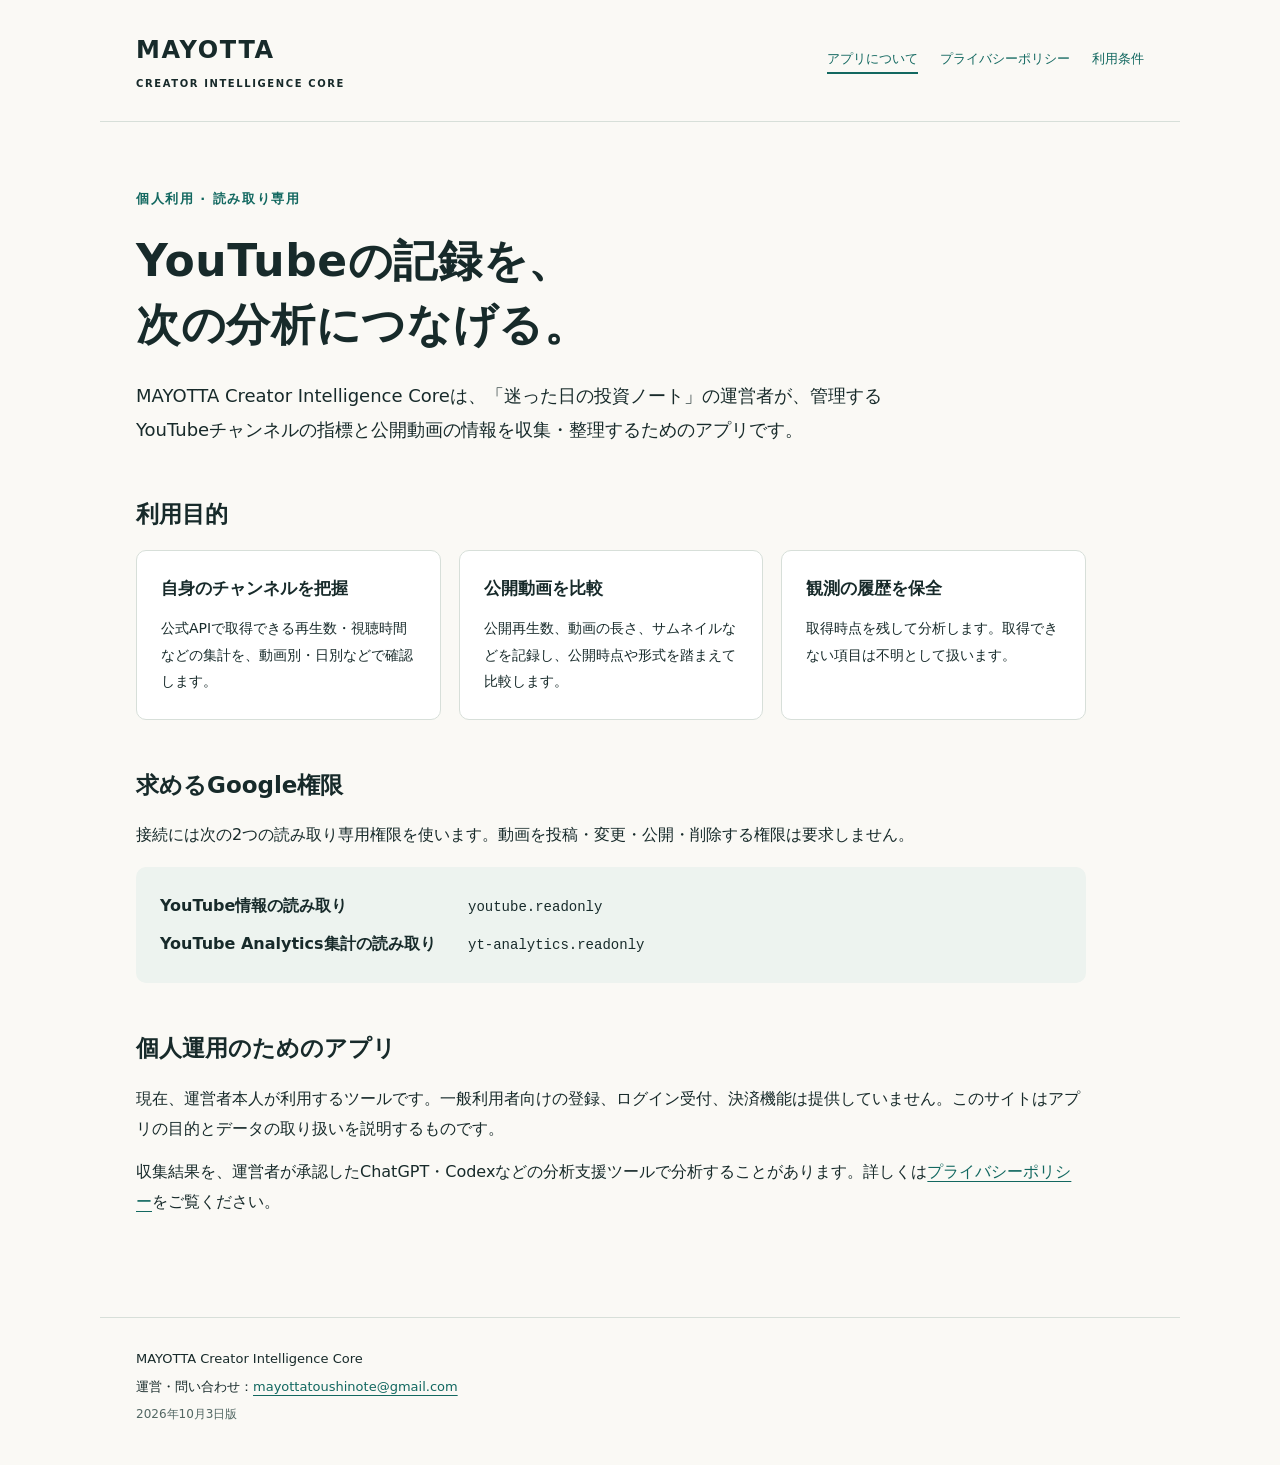
<file: index.html>
<!doctype html>
<html lang="ja"><head><meta charset="utf-8"><meta name="viewport" content="width=device-width,initial-scale=1">
<meta name="description" content="アプリについて — 個人利用の読み取り専用YouTube分析アプリ。">
<title>アプリについて | MAYOTTA Creator Intelligence Core</title><link rel="stylesheet" href="styles.css"></head>
<body><a class="skip" href="#main">本文へ</a><header><div class="brand">MAYOTTA<span>CREATOR INTELLIGENCE CORE</span></div><nav aria-label="ページ"><a href="index.html" aria-current="page">アプリについて</a><a href="privacy.html">プライバシーポリシー</a><a href="terms.html">利用条件</a></nav></header>
<main id="main"><section class="hero"><div class="eyebrow">個人利用 · 読み取り専用</div><h1>YouTubeの記録を、<br>次の分析につなげる。</h1><p class="lead">MAYOTTA Creator Intelligence Coreは、「迷った日の投資ノート」の運営者が、管理するYouTubeチャンネルの指標と公開動画の情報を収集・整理するためのアプリです。</p></section>
<section><h2>利用目的</h2><div class="cards"><article><h3>自身のチャンネルを把握</h3><p>公式APIで取得できる再生数・視聴時間などの集計を、動画別・日別などで確認します。</p></article><article><h3>公開動画を比較</h3><p>公開再生数、動画の長さ、サムネイルなどを記録し、公開時点や形式を踏まえて比較します。</p></article><article><h3>観測の履歴を保全</h3><p>取得時点を残して分析します。取得できない項目は不明として扱います。</p></article></div></section>
<section><h2>求めるGoogle権限</h2><p>接続には次の2つの読み取り専用権限を使います。動画を投稿・変更・公開・削除する権限は要求しません。</p><dl><dt>YouTube情報の読み取り</dt><dd><code>youtube.readonly</code></dd><dt>YouTube Analytics集計の読み取り</dt><dd><code>yt-analytics.readonly</code></dd></dl></section>
<section><h2>個人運用のためのアプリ</h2><p>現在、運営者本人が利用するツールです。一般利用者向けの登録、ログイン受付、決済機能は提供していません。このサイトはアプリの目的とデータの取り扱いを説明するものです。</p><p>収集結果を、運営者が承認したChatGPT・Codexなどの分析支援ツールで分析することがあります。詳しくは<a href="privacy.html">プライバシーポリシー</a>をご覧ください。</p></section></main><footer><p>MAYOTTA Creator Intelligence Core</p><p>運営・問い合わせ：<a href="mailto:mayottatoushinote@gmail.com">mayottatoushinote@gmail.com</a></p><p class="small">2026年10月3日版</p></footer></body></html>
</file>
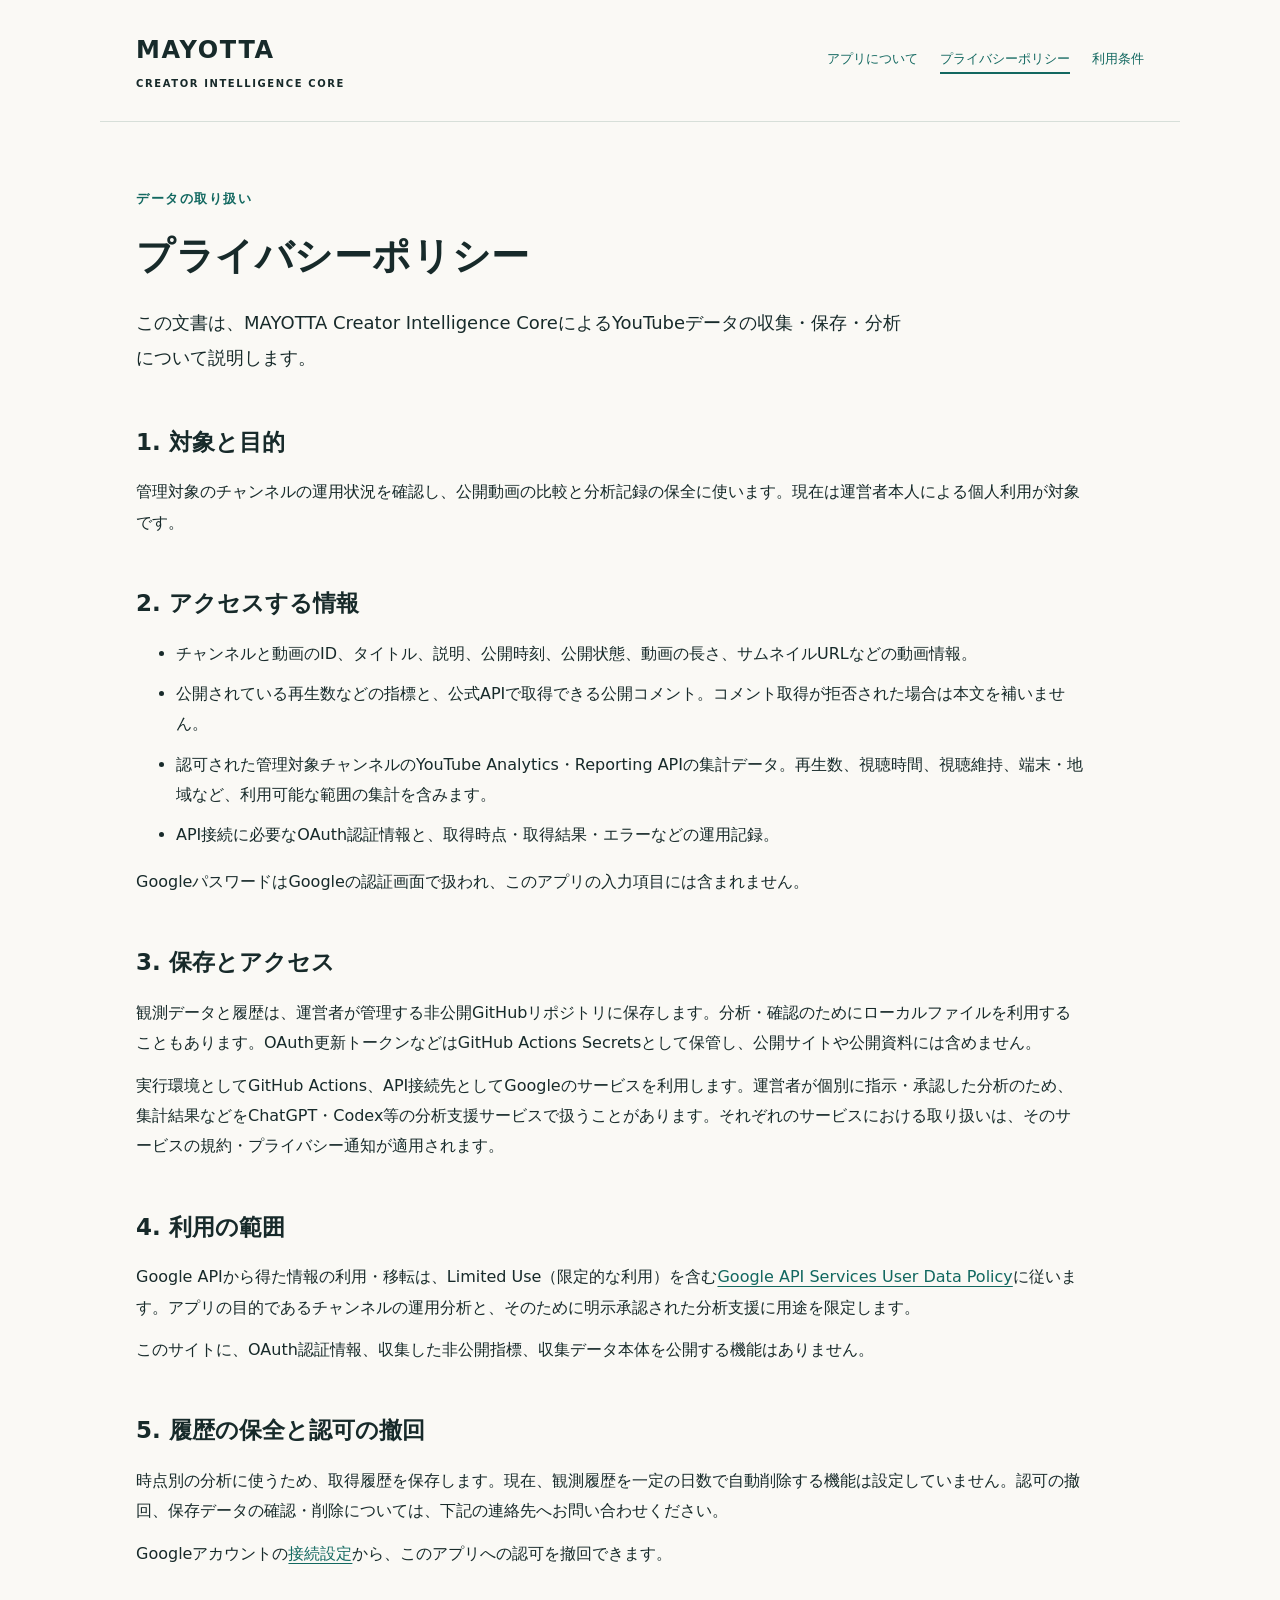
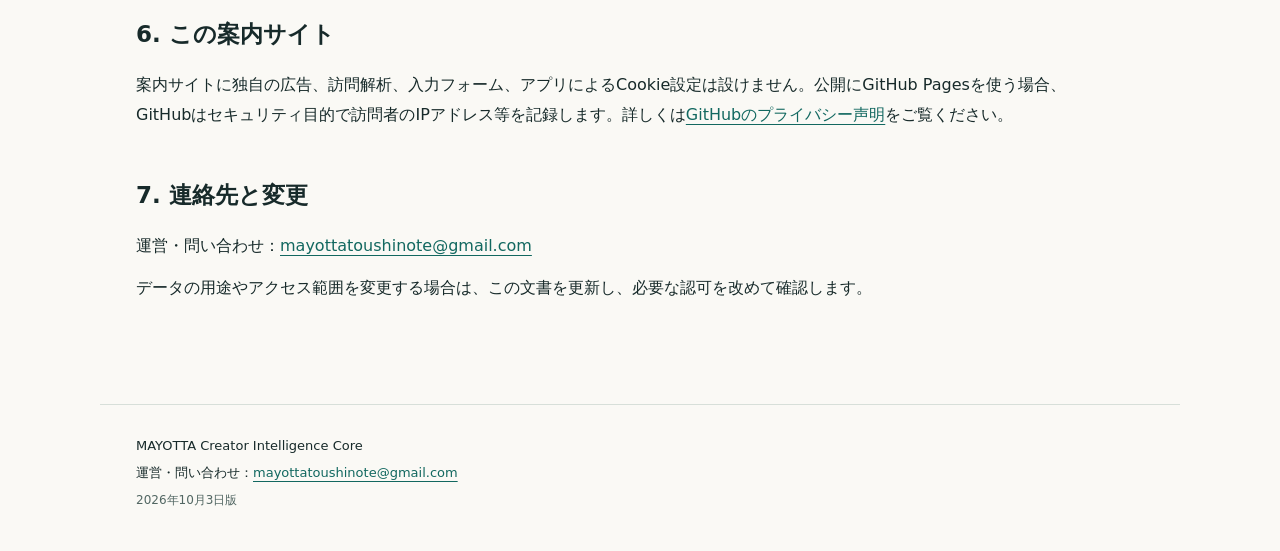
<file: privacy.html>
<!doctype html>
<html lang="ja"><head><meta charset="utf-8"><meta name="viewport" content="width=device-width,initial-scale=1">
<meta name="description" content="プライバシーポリシー — 個人利用の読み取り専用YouTube分析アプリ。">
<title>プライバシーポリシー | MAYOTTA Creator Intelligence Core</title><link rel="stylesheet" href="styles.css"></head>
<body><a class="skip" href="#main">本文へ</a><header><div class="brand">MAYOTTA<span>CREATOR INTELLIGENCE CORE</span></div><nav aria-label="ページ"><a href="index.html">アプリについて</a><a href="privacy.html" aria-current="page">プライバシーポリシー</a><a href="terms.html">利用条件</a></nav></header>
<main id="main"><section class="hero compact"><div class="eyebrow">データの取り扱い</div><h1>プライバシーポリシー</h1><p class="lead">この文書は、MAYOTTA Creator Intelligence CoreによるYouTubeデータの収集・保存・分析について説明します。</p></section>
<section><h2>1. 対象と目的</h2><p>管理対象のチャンネルの運用状況を確認し、公開動画の比較と分析記録の保全に使います。現在は運営者本人による個人利用が対象です。</p></section>
<section><h2>2. アクセスする情報</h2><ul><li>チャンネルと動画のID、タイトル、説明、公開時刻、公開状態、動画の長さ、サムネイルURLなどの動画情報。</li><li>公開されている再生数などの指標と、公式APIで取得できる公開コメント。コメント取得が拒否された場合は本文を補いません。</li><li>認可された管理対象チャンネルのYouTube Analytics・Reporting APIの集計データ。再生数、視聴時間、視聴維持、端末・地域など、利用可能な範囲の集計を含みます。</li><li>API接続に必要なOAuth認証情報と、取得時点・取得結果・エラーなどの運用記録。</li></ul><p>GoogleパスワードはGoogleの認証画面で扱われ、このアプリの入力項目には含まれません。</p></section>
<section><h2>3. 保存とアクセス</h2><p>観測データと履歴は、運営者が管理する非公開GitHubリポジトリに保存します。分析・確認のためにローカルファイルを利用することもあります。OAuth更新トークンなどはGitHub Actions Secretsとして保管し、公開サイトや公開資料には含めません。</p><p>実行環境としてGitHub Actions、API接続先としてGoogleのサービスを利用します。運営者が個別に指示・承認した分析のため、集計結果などをChatGPT・Codex等の分析支援サービスで扱うことがあります。それぞれのサービスにおける取り扱いは、そのサービスの規約・プライバシー通知が適用されます。</p></section>
<section><h2>4. 利用の範囲</h2><p>Google APIから得た情報の利用・移転は、Limited Use（限定的な利用）を含む<a href="https://developers.google.com/terms/api-services-user-data-policy">Google API Services User Data Policy</a>に従います。アプリの目的であるチャンネルの運用分析と、そのために明示承認された分析支援に用途を限定します。</p><p>このサイトに、OAuth認証情報、収集した非公開指標、収集データ本体を公開する機能はありません。</p></section>
<section><h2>5. 履歴の保全と認可の撤回</h2><p>時点別の分析に使うため、取得履歴を保存します。現在、観測履歴を一定の日数で自動削除する機能は設定していません。認可の撤回、保存データの確認・削除については、下記の連絡先へお問い合わせください。</p><p>Googleアカウントの<a href="https://myaccount.google.com/connections">接続設定</a>から、このアプリへの認可を撤回できます。</p></section>
<section><h2>6. この案内サイト</h2><p>案内サイトに独自の広告、訪問解析、入力フォーム、アプリによるCookie設定は設けません。公開にGitHub Pagesを使う場合、GitHubはセキュリティ目的で訪問者のIPアドレス等を記録します。詳しくは<a href="https://docs.github.com/en/site-policy/privacy-policies/github-general-privacy-statement">GitHubのプライバシー声明</a>をご覧ください。</p></section>
<section><h2>7. 連絡先と変更</h2><p>運営・問い合わせ：<a href="mailto:mayottatoushinote@gmail.com">mayottatoushinote@gmail.com</a></p><p>データの用途やアクセス範囲を変更する場合は、この文書を更新し、必要な認可を改めて確認します。</p></section></main><footer><p>MAYOTTA Creator Intelligence Core</p><p>運営・問い合わせ：<a href="mailto:mayottatoushinote@gmail.com">mayottatoushinote@gmail.com</a></p><p class="small">2026年10月3日版</p></footer></body></html>
</file>
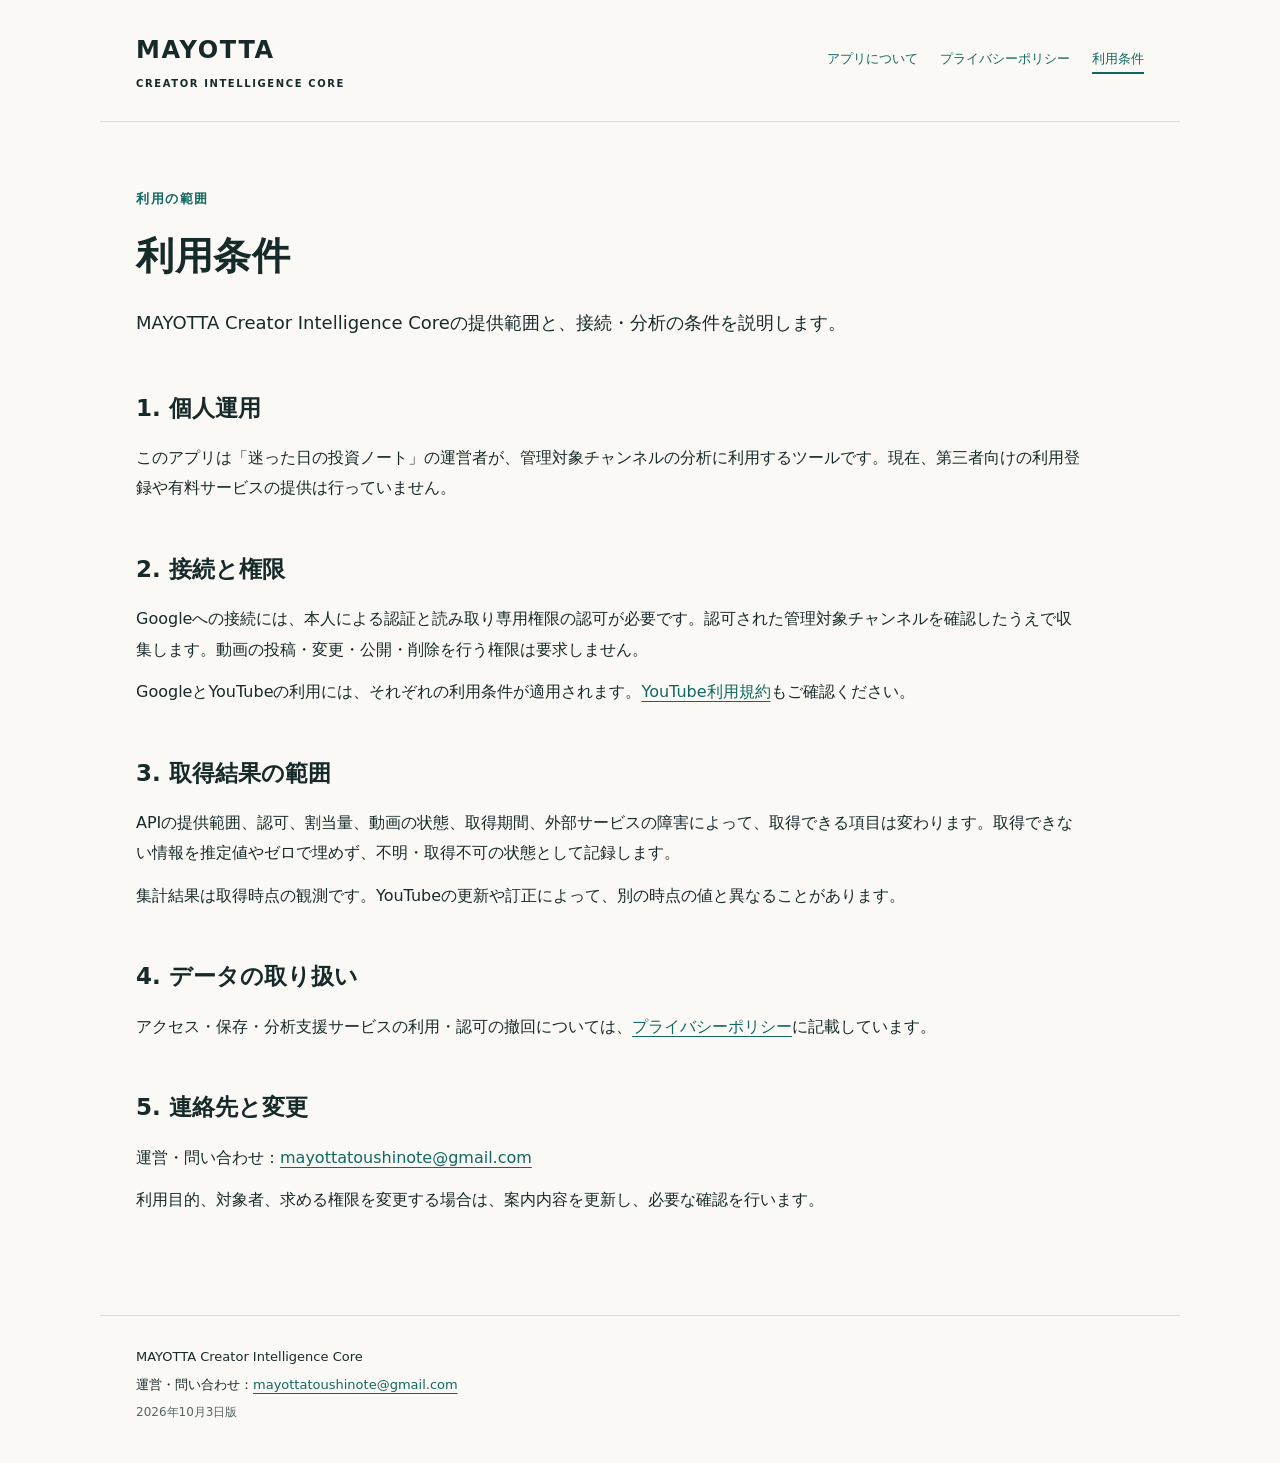
<file: terms.html>
<!doctype html>
<html lang="ja"><head><meta charset="utf-8"><meta name="viewport" content="width=device-width,initial-scale=1">
<meta name="description" content="利用条件 — 個人利用の読み取り専用YouTube分析アプリ。">
<title>利用条件 | MAYOTTA Creator Intelligence Core</title><link rel="stylesheet" href="styles.css"></head>
<body><a class="skip" href="#main">本文へ</a><header><div class="brand">MAYOTTA<span>CREATOR INTELLIGENCE CORE</span></div><nav aria-label="ページ"><a href="index.html">アプリについて</a><a href="privacy.html">プライバシーポリシー</a><a href="terms.html" aria-current="page">利用条件</a></nav></header>
<main id="main"><section class="hero compact"><div class="eyebrow">利用の範囲</div><h1>利用条件</h1><p class="lead">MAYOTTA Creator Intelligence Coreの提供範囲と、接続・分析の条件を説明します。</p></section>
<section><h2>1. 個人運用</h2><p>このアプリは「迷った日の投資ノート」の運営者が、管理対象チャンネルの分析に利用するツールです。現在、第三者向けの利用登録や有料サービスの提供は行っていません。</p></section>
<section><h2>2. 接続と権限</h2><p>Googleへの接続には、本人による認証と読み取り専用権限の認可が必要です。認可された管理対象チャンネルを確認したうえで収集します。動画の投稿・変更・公開・削除を行う権限は要求しません。</p><p>GoogleとYouTubeの利用には、それぞれの利用条件が適用されます。<a href="https://www.youtube.com/t/terms">YouTube利用規約</a>もご確認ください。</p></section>
<section><h2>3. 取得結果の範囲</h2><p>APIの提供範囲、認可、割当量、動画の状態、取得期間、外部サービスの障害によって、取得できる項目は変わります。取得できない情報を推定値やゼロで埋めず、不明・取得不可の状態として記録します。</p><p>集計結果は取得時点の観測です。YouTubeの更新や訂正によって、別の時点の値と異なることがあります。</p></section>
<section><h2>4. データの取り扱い</h2><p>アクセス・保存・分析支援サービスの利用・認可の撤回については、<a href="privacy.html">プライバシーポリシー</a>に記載しています。</p></section>
<section><h2>5. 連絡先と変更</h2><p>運営・問い合わせ：<a href="mailto:mayottatoushinote@gmail.com">mayottatoushinote@gmail.com</a></p><p>利用目的、対象者、求める権限を変更する場合は、案内内容を更新し、必要な確認を行います。</p></section></main><footer><p>MAYOTTA Creator Intelligence Core</p><p>運営・問い合わせ：<a href="mailto:mayottatoushinote@gmail.com">mayottatoushinote@gmail.com</a></p><p class="small">2026年10月3日版</p></footer></body></html>
</file>
<file: styles.css>
*{box-sizing:border-box}html{scroll-behavior:smooth}body{margin:0;background:#faf9f5;color:#172a2a;font-family:"Yu Gothic",Meiryo,system-ui,sans-serif;font-size:16px;line-height:1.9}a{color:#126860;text-underline-offset:4px}a:hover{color:#093d37}.skip{position:absolute;left:-9999px}.skip:focus{left:20px;top:10px;background:white;padding:8px}header,main,footer{max-width:1080px;margin:auto}header{padding:28px 36px;display:flex;align-items:center;justify-content:space-between;gap:28px;border-bottom:1px solid #d7dfd9}.brand{font-weight:800;font-size:24px;letter-spacing:.07em}.brand span{display:block;font-size:10px;letter-spacing:.16em;font-weight:600}nav{display:flex;gap:22px;flex-wrap:wrap;font-size:13px}nav a{text-decoration:none}nav a[aria-current]{border-bottom:2px solid #126860}main{padding:0 36px 52px}section{margin:48px 0;max-width:950px}section.hero{margin:65px 0 50px;max-width:860px}.eyebrow{color:#126860;font-size:13px;font-weight:700;letter-spacing:.12em}h1{font-size:44px;line-height:1.45;letter-spacing:.015em;margin:18px 0 22px}h2{font-size:23px;line-height:1.5;margin:0 0 18px}h3{font-size:17px;line-height:1.6;margin:0 0 13px}p{margin:12px 0}.lead{font-size:18px;max-width:780px}.compact h1{font-size:38px}.cards{display:grid;grid-template-columns:repeat(3,1fr);gap:18px}.cards article{background:#fff;padding:24px;border:1px solid #d7dfd9;border-radius:10px}.cards p{font-size:14px;margin:0}dl{display:grid;grid-template-columns:280px 1fr;gap:8px 28px;background:#edf3ef;border-radius:10px;padding:24px}dt{font-weight:700}dd{margin:0}code{font-family:ui-monospace,monospace;font-size:14px;overflow-wrap:anywhere}li{margin:10px 0}footer{border-top:1px solid #d7dfd9;padding:26px 36px 36px;font-size:13px}footer p{margin:3px 0}.small{color:#526763;font-size:12px}@media(max-width:720px){header{display:block;padding:22px 24px}nav{margin-top:18px;gap:15px}main{padding:0 24px 30px}h1{font-size:32px}.compact h1{font-size:29px}section.hero{margin-top:42px}.lead{font-size:16px}.cards{grid-template-columns:1fr}dl{grid-template-columns:1fr;gap:4px}dd{margin-bottom:15px}footer{padding:24px}}
</file>
